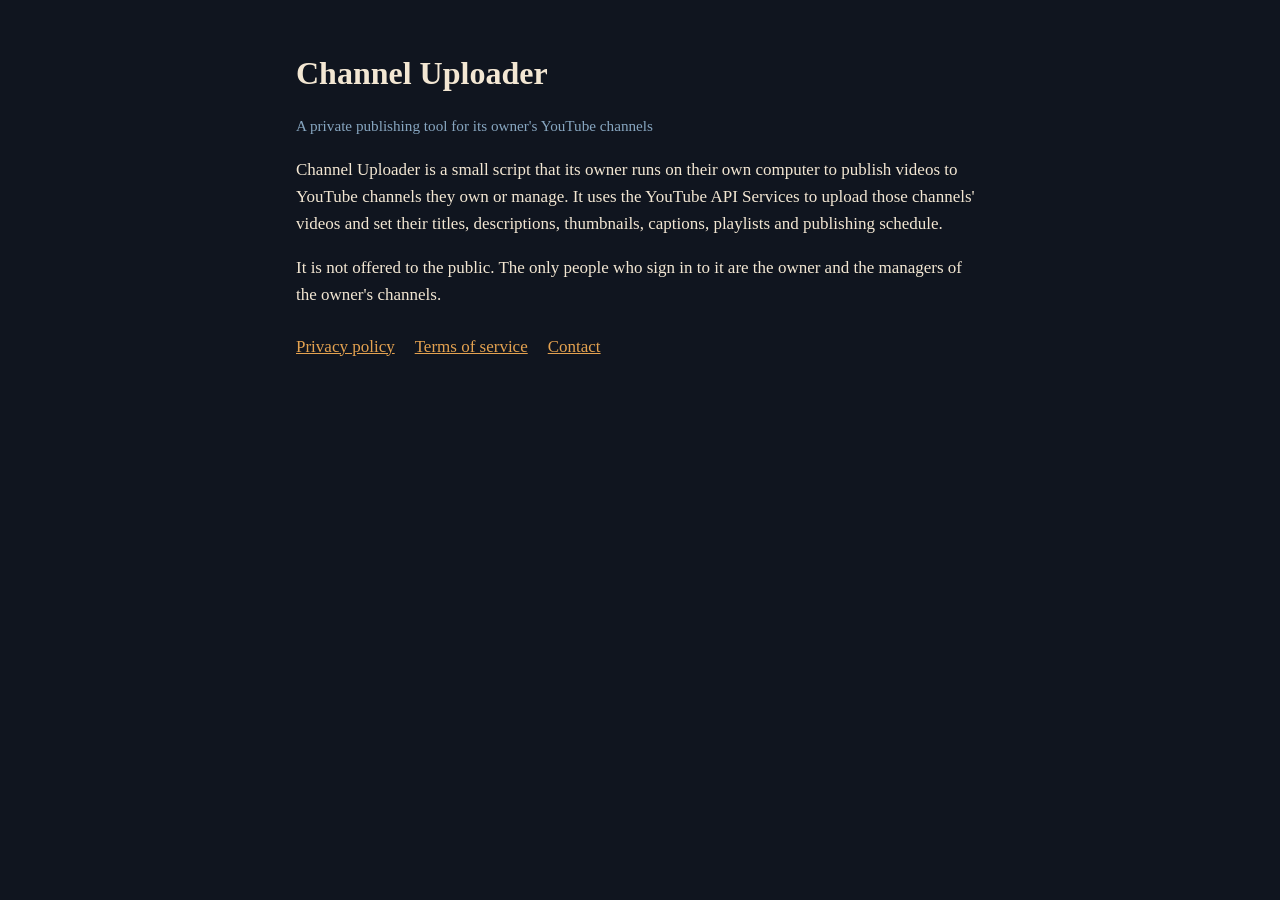
<file: index.html>
<!doctype html>
<html lang="en">
<head>
<meta charset="utf-8">
<meta name="viewport" content="width=device-width, initial-scale=1">
<title>Channel Uploader</title>
<link rel="stylesheet" href="style.css">
</head>
<body>
<main>
<h1>Channel Uploader</h1>
<p class="muted">A private publishing tool for its owner's YouTube channels</p>
<p>Channel Uploader is a small script that its owner runs on their own computer to publish videos to YouTube channels they own or manage. It uses the YouTube API Services to upload those channels' videos and set their titles, descriptions, thumbnails, captions, playlists and publishing schedule.</p>
<p>It is not offered to the public. The only people who sign in to it are the owner and the managers of the owner's channels.</p>
<nav>
<a href="privacy.html">Privacy policy</a>
<a href="terms.html">Terms of service</a>
<a href="mailto:candlelitsleepstories@gmail.com">Contact</a>
</nav>
</main>
</body>
</html>
</file>
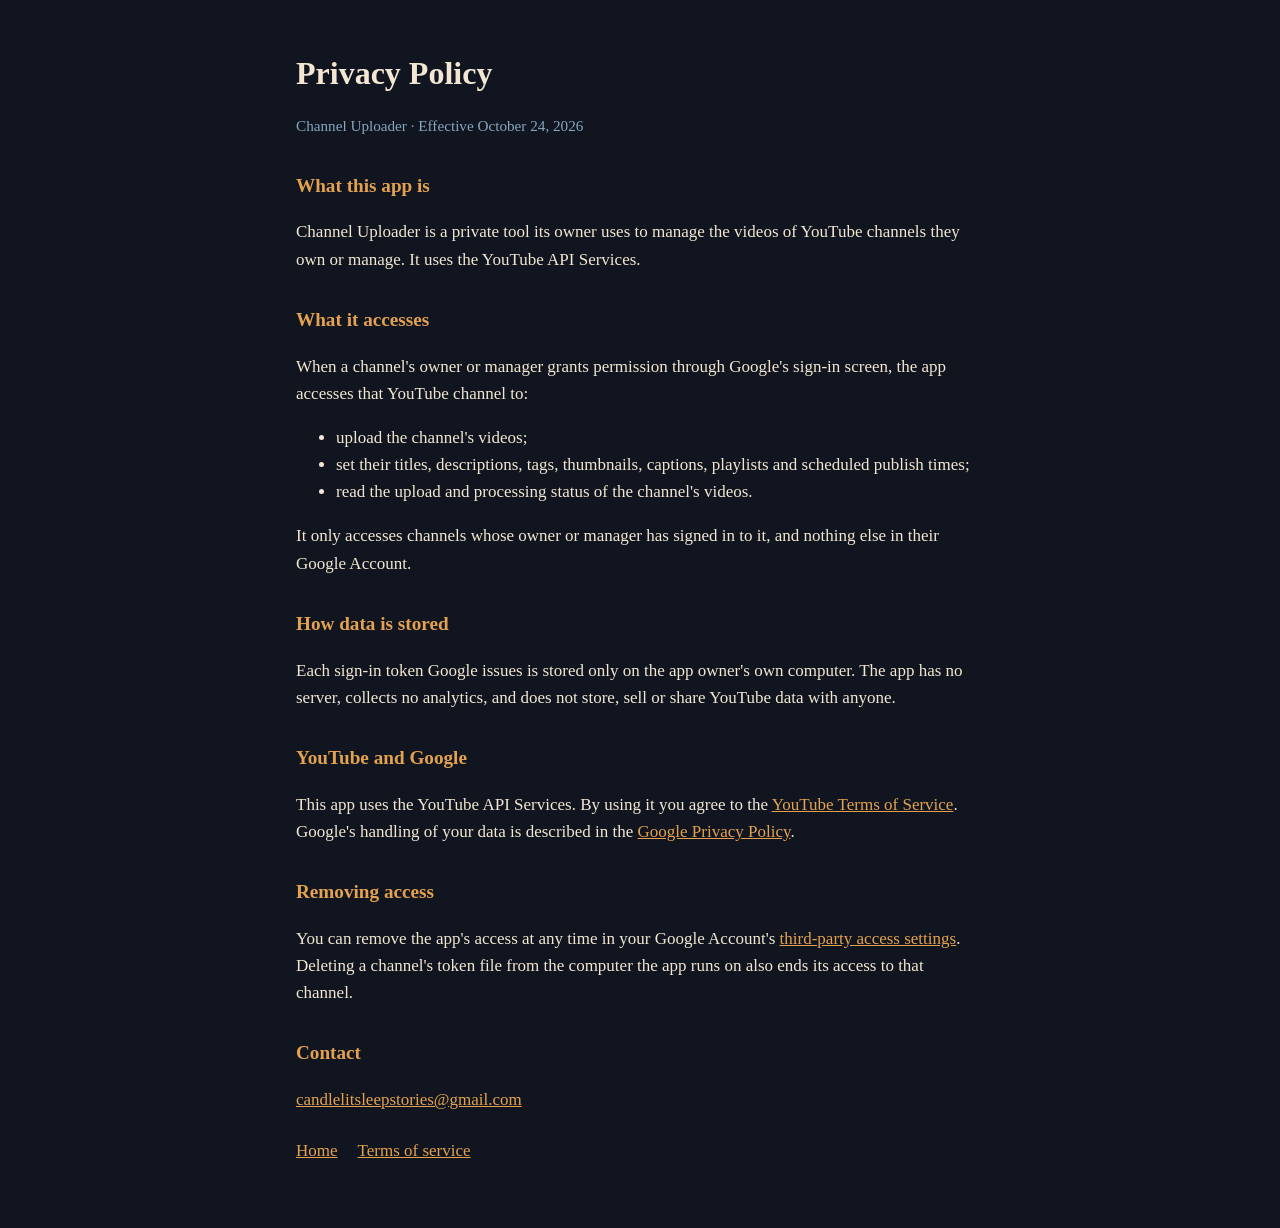
<file: privacy.html>
<!doctype html>
<html lang="en">
<head>
<meta charset="utf-8">
<meta name="viewport" content="width=device-width, initial-scale=1">
<title>Privacy Policy</title>
<link rel="stylesheet" href="style.css">
</head>
<body>
<main>
<h1>Privacy Policy</h1>
<p class="muted">Channel Uploader · Effective October 24, 2026</p>

<h2>What this app is</h2>
<p>Channel Uploader is a private tool its owner uses to manage the videos of YouTube channels they own or manage. It uses the YouTube API Services.</p>

<h2>What it accesses</h2>
<p>When a channel's owner or manager grants permission through Google's sign-in screen, the app accesses that YouTube channel to:</p>
<ul>
<li>upload the channel's videos;</li>
<li>set their titles, descriptions, tags, thumbnails, captions, playlists and scheduled publish times;</li>
<li>read the upload and processing status of the channel's videos.</li>
</ul>
<p>It only accesses channels whose owner or manager has signed in to it, and nothing else in their Google Account.</p>

<h2>How data is stored</h2>
<p>Each sign-in token Google issues is stored only on the app owner's own computer. The app has no server, collects no analytics, and does not store, sell or share YouTube data with anyone.</p>

<h2>YouTube and Google</h2>
<p>This app uses the YouTube API Services. By using it you agree to the <a href="https://www.youtube.com/t/terms">YouTube Terms of Service</a>. Google's handling of your data is described in the <a href="https://policies.google.com/privacy">Google Privacy Policy</a>.</p>

<h2>Removing access</h2>
<p>You can remove the app's access at any time in your Google Account's <a href="https://security.google.com/settings/security/permissions">third-party access settings</a>. Deleting a channel's token file from the computer the app runs on also ends its access to that channel.</p>

<h2>Contact</h2>
<p><a href="mailto:candlelitsleepstories@gmail.com">candlelitsleepstories@gmail.com</a></p>
<nav><a href="index.html">Home</a><a href="terms.html">Terms of service</a></nav>
</main>
</body>
</html>
</file>
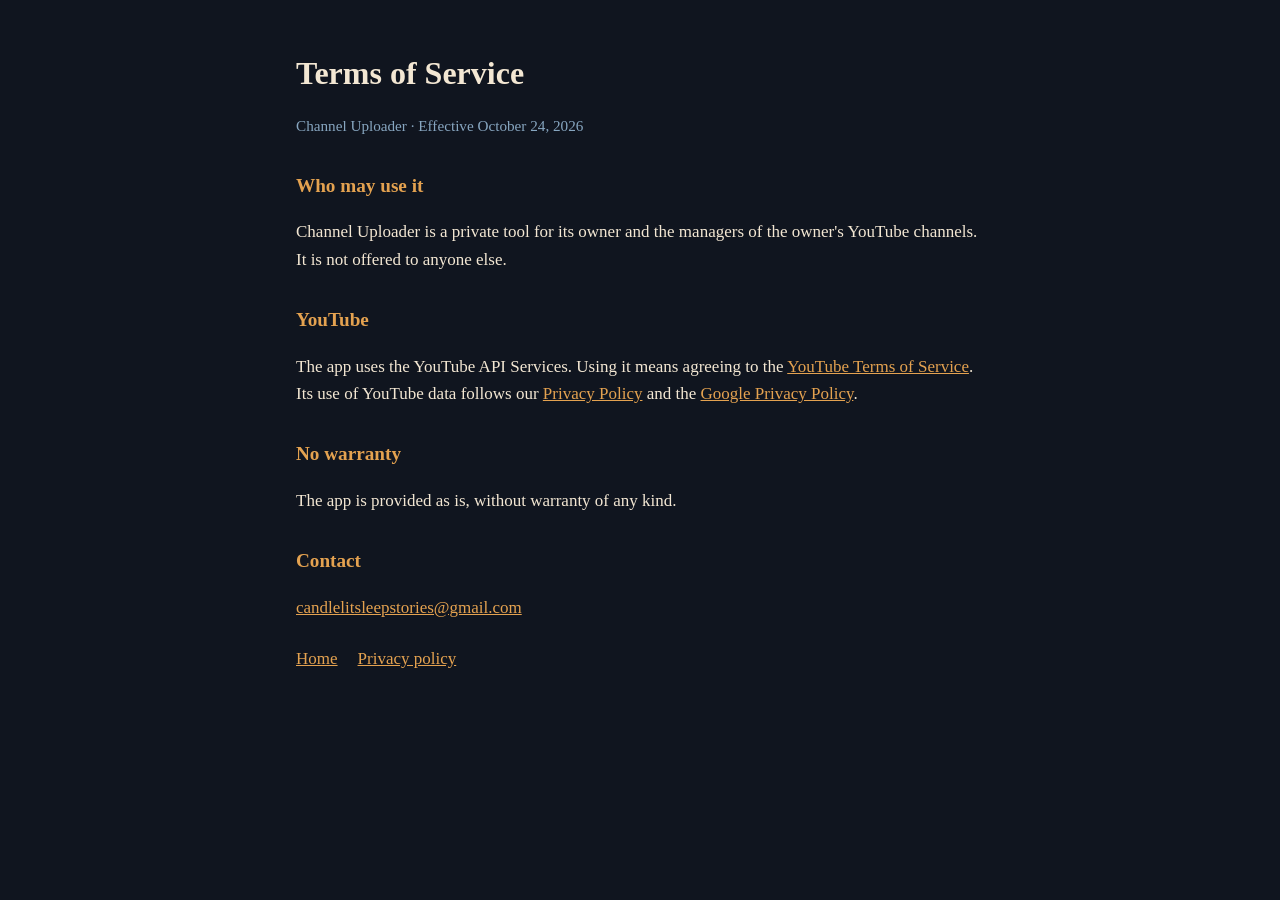
<file: terms.html>
<!doctype html>
<html lang="en">
<head>
<meta charset="utf-8">
<meta name="viewport" content="width=device-width, initial-scale=1">
<title>Terms of Service</title>
<link rel="stylesheet" href="style.css">
</head>
<body>
<main>
<h1>Terms of Service</h1>
<p class="muted">Channel Uploader · Effective October 24, 2026</p>

<h2>Who may use it</h2>
<p>Channel Uploader is a private tool for its owner and the managers of the owner's YouTube channels. It is not offered to anyone else.</p>

<h2>YouTube</h2>
<p>The app uses the YouTube API Services. Using it means agreeing to the <a href="https://www.youtube.com/t/terms">YouTube Terms of Service</a>. Its use of YouTube data follows our <a href="privacy.html">Privacy Policy</a> and the <a href="https://policies.google.com/privacy">Google Privacy Policy</a>.</p>

<h2>No warranty</h2>
<p>The app is provided as is, without warranty of any kind.</p>

<h2>Contact</h2>
<p><a href="mailto:candlelitsleepstories@gmail.com">candlelitsleepstories@gmail.com</a></p>
<nav><a href="index.html">Home</a><a href="privacy.html">Privacy policy</a></nav>
</main>
</body>
</html>
</file>
<file: style.css>
:root { --bg: #10151F; --panel: #1B3143; --text: #F3E7D3; --muted: #87A6C0; --accent: #E4A250; }
* { box-sizing: border-box; }
body { margin: 0; background: var(--bg); color: var(--text); font: 17px/1.6 Georgia, "Times New Roman", serif; }
main { max-width: 720px; margin: 0 auto; padding: 48px 16px 64px; }
h1 { font-weight: 600; font-size: 2rem; margin: 0 0 4px; }
h2 { font-weight: 600; font-size: 1.2rem; margin: 32px 0 8px; color: var(--accent); }
p, li { color: var(--text); }
.muted { color: var(--muted); font-size: 0.95rem; }
a { color: var(--accent); }
nav { margin: 24px 0 0; display: flex; gap: 20px; flex-wrap: wrap; }
</file>
